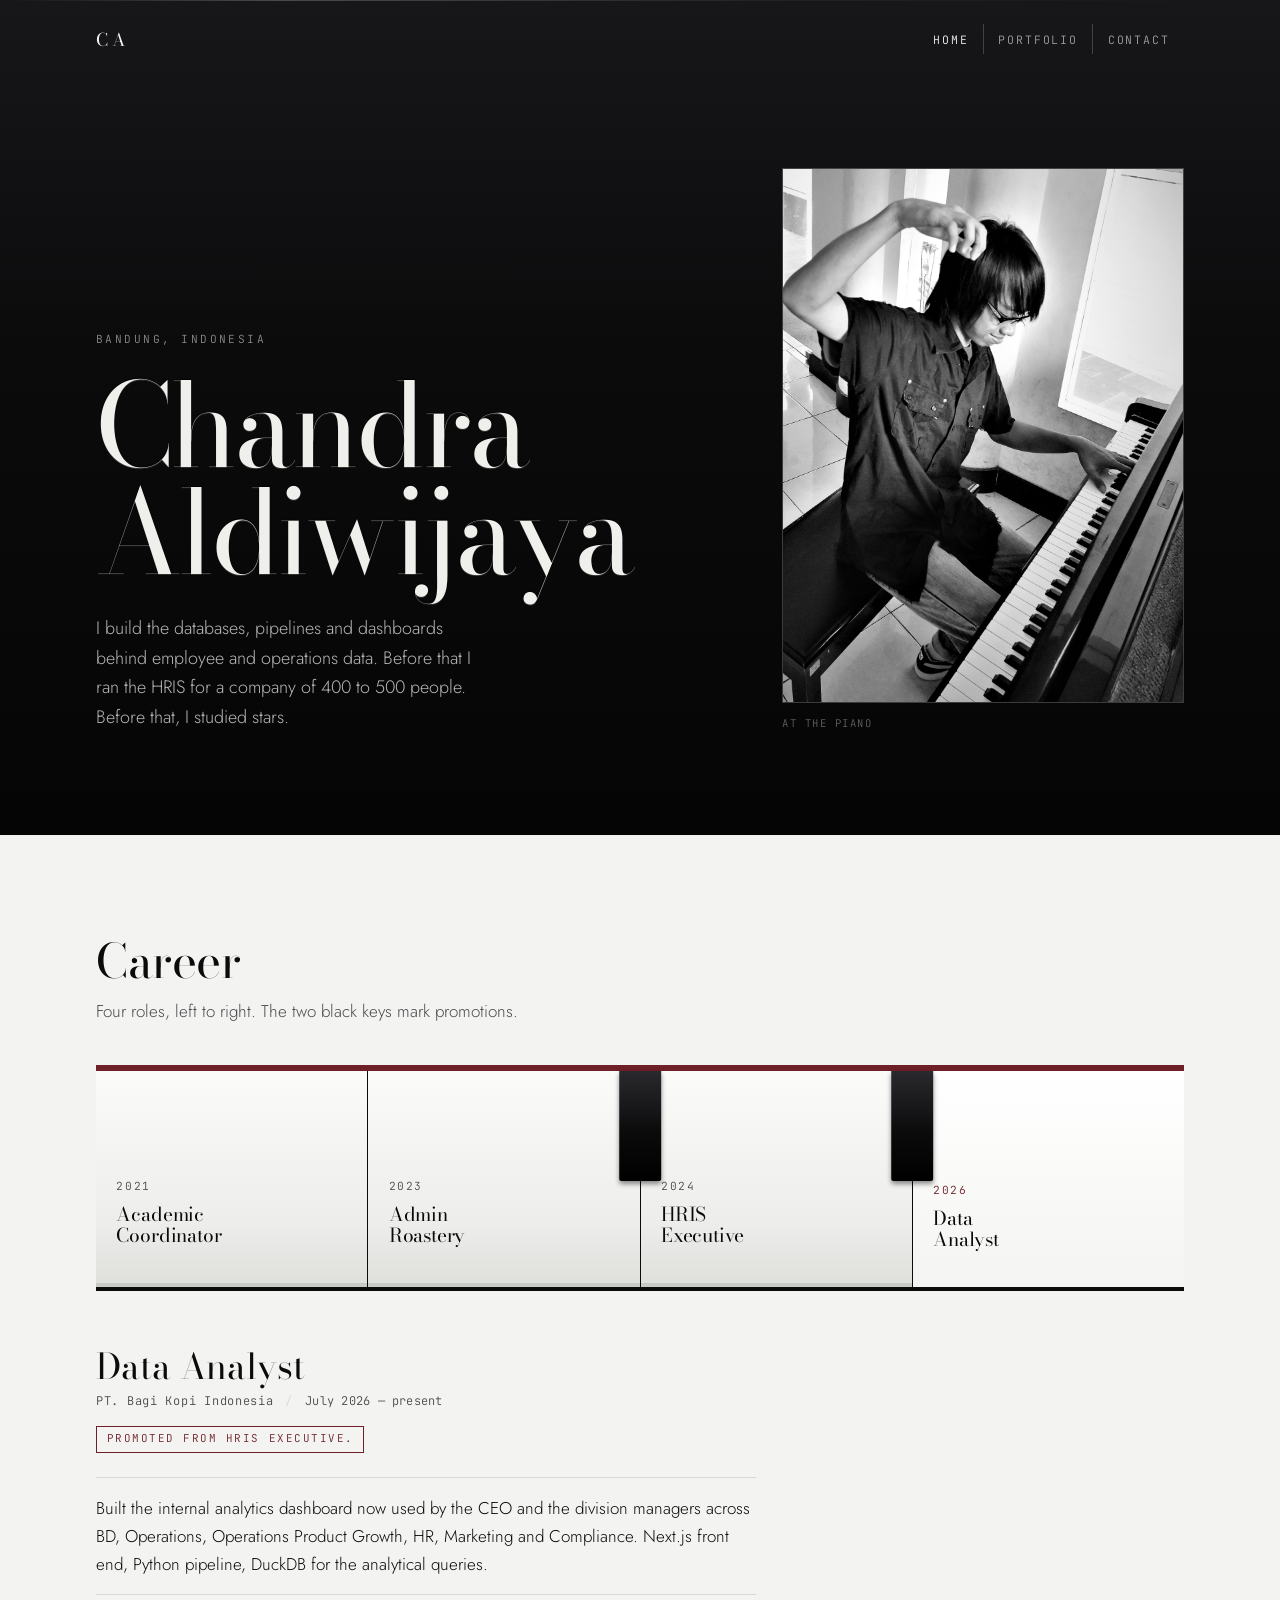
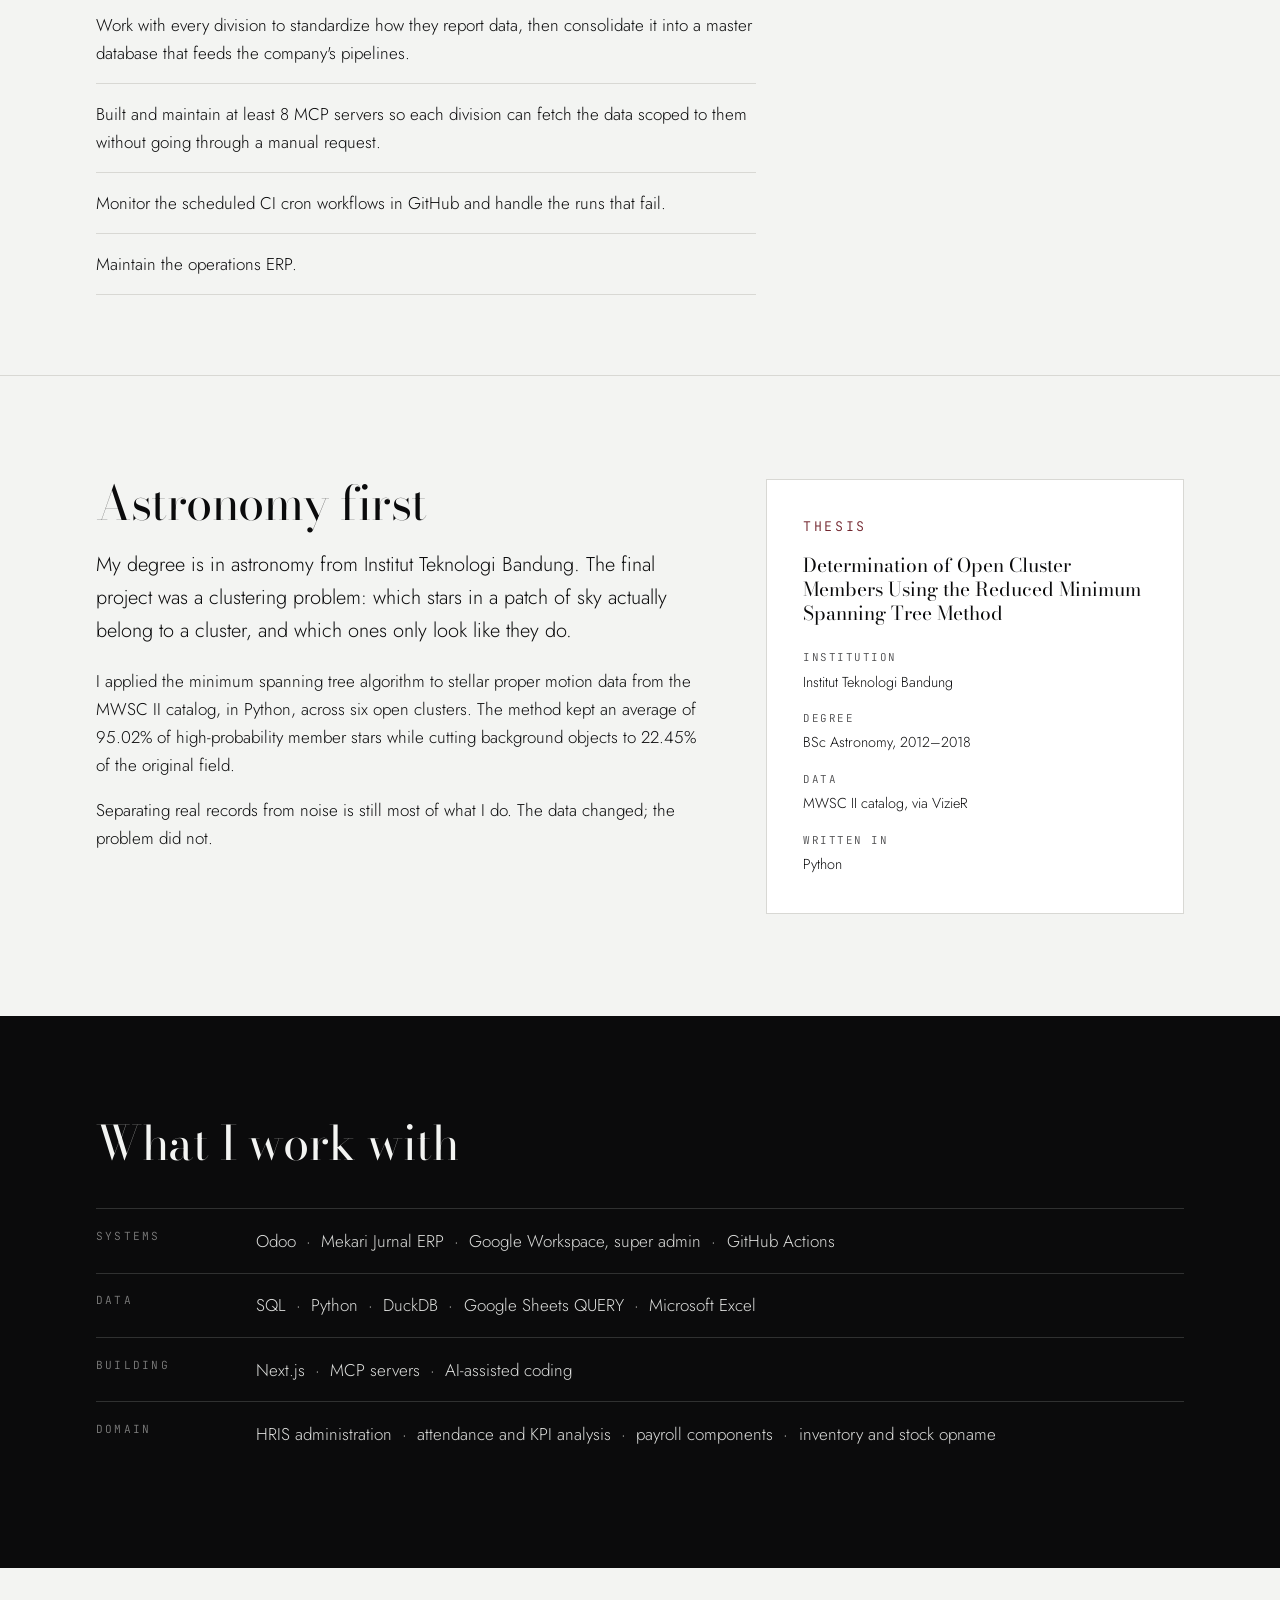
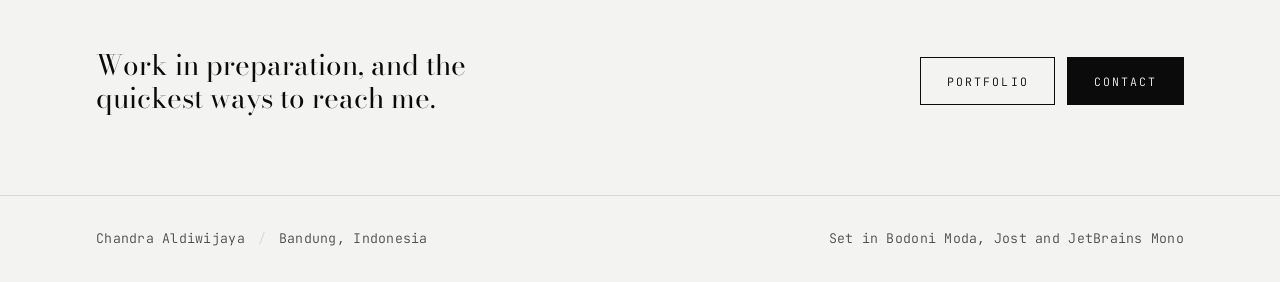
<file: index.html>
<!DOCTYPE html>
<html lang="en">
<head>
<meta charset="utf-8">
<meta name="viewport" content="width=device-width, initial-scale=1, viewport-fit=cover">
<title>Chandra Aldiwijaya — Data Analyst</title>
<meta name="description" content="Data analyst in Bandung, Indonesia. Employee and operations data: master databases, pipelines, and the dashboards built on top of them.">
<link rel="preconnect" href="https://fonts.googleapis.com">
<link rel="preconnect" href="https://fonts.gstatic.com" crossorigin>
<link href="https://fonts.googleapis.com/css2?family=Bodoni+Moda:opsz,wght@6..96,400;6..96,500;6..96,700&family=JetBrains+Mono:wght@400;500&family=Jost:wght@300;400;500&display=swap" rel="stylesheet">
<link rel="stylesheet" href="assets/css/style.css">
</head>
<body>

<a class="skip" href="#main">Skip to content</a>

<!-- ============ FALLBOARD : the closed lid ============ -->
<header class="fallboard">
  <nav class="nav" aria-label="Main">
    <a class="nav__mark" href="index.html">CA</a>
    <ul class="nav__list">
      <li><a href="index.html" aria-current="page">Home</a></li>
      <li><a href="portfolio.html">Portfolio</a></li>
      <li><a href="contact.html">Contact</a></li>
    </ul>
  </nav>

  <div class="hero">
    <div class="hero__text">
      <p class="eyebrow">Bandung, Indonesia</p>
      <h1 class="hero__name">Chandra<br>Aldiwijaya</h1>
      <p class="hero__line">
        I build the databases, pipelines and dashboards behind employee and
        operations data. Before that I ran the HRIS for a company of 400 to 500
        people. Before that, I studied stars.
      </p>
    </div>

    <!-- To change the photo, replace assets/img/portrait.jpg with another
         3:4 image. assets/img/piano.jpg is the full-resolution original. -->
    <figure class="portrait">
      <img src="assets/img/portrait.jpg"
           alt="Chandra Aldiwijaya playing an upright piano"
           width="1200" height="1600">
      <figcaption class="portrait__cap">At the piano</figcaption>
    </figure>
  </div>
</header>

<main id="main">

<!-- ============ THE KEYBOARD : career ============ -->
<section class="keys-section" aria-labelledby="career-h">
  <div class="wrap">
    <h2 class="section-h" id="career-h">Career</h2>
    <p class="section-note">
      Four roles, left to right. The two black keys mark promotions.
    </p>
  </div>

  <div class="keyboard-frame">
    <div class="felt" aria-hidden="true"></div>
    <div class="keyboard" role="tablist" aria-label="Roles in order">

      <button class="key" role="tab" id="k-academic" aria-controls="p-academic" aria-selected="false" tabindex="-1">
        <span class="key__yr">2021</span>
        <span class="key__name">Academic<br>Coordinator</span>
      </button>

      <button class="key" role="tab" id="k-roastery" aria-controls="p-roastery" aria-selected="false" tabindex="-1">
        <span class="key__yr">2023</span>
        <span class="key__name">Admin<br>Roastery</span>
      </button>

      <button class="key" role="tab" id="k-hris" aria-controls="p-hris" aria-selected="false" tabindex="-1">
        <span class="key__yr">2024</span>
        <span class="key__name">HRIS<br>Executive</span>
      </button>

      <button class="key" role="tab" id="k-data" aria-controls="p-data" aria-selected="true" tabindex="0">
        <span class="key__yr">2026</span>
        <span class="key__name">Data<br>Analyst</span>
      </button>

      <span class="sharp sharp--1" aria-hidden="true"></span>
      <span class="sharp sharp--2" aria-hidden="true"></span>
    </div>
  </div>

  <div class="wrap">
    <div class="panels">

      <article class="panel" role="tabpanel" id="p-data" aria-labelledby="k-data">
        <header class="panel__head">
          <h3>Data Analyst</h3>
          <p class="panel__meta">PT. Bagi Kopi Indonesia <span class="sep">/</span> <span class="mono">July 2026 — present</span></p>
          <p class="panel__pro">Promoted from HRIS Executive.</p>
        </header>
        <ul class="panel__list">
          <li>Built the internal analytics dashboard now used by the CEO and the division managers across BD, Operations, Operations Product Growth, HR, Marketing and Compliance. Next.js front end, Python pipeline, DuckDB for the analytical queries.</li>
          <li>Work with every division to standardize how they report data, then consolidate it into a master database that feeds the company's pipelines.</li>
          <li>Built and maintain at least 8 MCP servers so each division can fetch the data scoped to them without going through a manual request.</li>
          <li>Monitor the scheduled CI cron workflows in GitHub and handle the runs that fail.</li>
          <li>Maintain the operations ERP.</li>
        </ul>
      </article>

      <article class="panel" role="tabpanel" id="p-hris" aria-labelledby="k-hris" hidden>
        <header class="panel__head">
          <h3>HRIS Executive</h3>
          <p class="panel__meta">PT. Bagi Kopi Indonesia <span class="sep">/</span> <span class="mono">August 2024 — June 2026</span></p>
          <p class="panel__pro">Promoted from Admin Roastery.</p>
        </header>
        <ul class="panel__list">
          <li>Maintained the Odoo employee database for 400 to 500 employees, including outlet schedule assignments.</li>
          <li>Built linked HR dashboards in Google Sheets using QUERY formulas to cross-check the employee databases against each other, catching duplicate, missing and mismatched records across demography, KPI and employee movement data. Errors dropped by about 95%.</li>
          <li>Recapped attendance weekly, then turned that data into monthly performance reports with year-on-year benchmarking.</li>
          <li>Collected KPIs from every division to calculate the semester bonus, and calculated THR against each employee's yearly attendance record.</li>
          <li>Super admin for the company Google Workspace, covering accounts, groups and access.</li>
          <li>Tested every new HRIS feature built by the third-party vendor before it went live, and handled first-line IT support.</li>
        </ul>
      </article>

      <article class="panel" role="tabpanel" id="p-roastery" aria-labelledby="k-roastery" hidden>
        <header class="panel__head">
          <h3>Admin Roastery</h3>
          <p class="panel__meta">PT. Bagi Kopi Indonesia <span class="sep">/</span> <span class="mono">July 2023 — July 2024</span></p>
        </header>
        <ul class="panel__list">
          <li>Monitored the coffee bean supply chain, covering at least 1.5 tons of stock moving in and out each month.</li>
          <li>Ran the monthly stock opname and held counting accuracy at around 95%.</li>
          <li>Handled inventory reporting in the Mekari Jurnal ERP, and kept a parallel inventory dataset in Excel to reconcile against the ERP figures.</li>
          <li>Issued purchase orders to suppliers, and created and managed sales orders for both B2B and B2C customers.</li>
        </ul>
      </article>

      <article class="panel" role="tabpanel" id="p-academic" aria-labelledby="k-academic" hidden>
        <header class="panel__head">
          <h3>Academic Coordinator</h3>
          <p class="panel__meta">Swawiyata Sibernetika <span class="sep">/</span> <span class="mono">December 2021 — July 2022</span></p>
        </header>
        <ul class="panel__list">
          <li>Planned classroom timelines against the company's study curriculum.</li>
          <li>Coordinated class schedules with the teaching staff.</li>
          <li>Collected all student score data and brought the results back to teachers with recommendations.</li>
          <li>Documented and filed student paperwork, and taught in class as support staff.</li>
        </ul>
      </article>

    </div>
  </div>
</section>

<!-- ============ ASTRONOMY ============ -->
<section class="movement" aria-labelledby="astro-h">
  <div class="wrap grid-2">
    <div>
      <h2 class="section-h" id="astro-h">Astronomy first</h2>
      <p class="lede">
        My degree is in astronomy from Institut Teknologi Bandung. The final
        project was a clustering problem: which stars in a patch of sky actually
        belong to a cluster, and which ones only look like they do.
      </p>
      <p>
        I applied the minimum spanning tree algorithm to stellar proper motion
        data from the MWSC II catalog, in Python, across six open clusters. The
        method kept an average of 95.02% of high-probability member stars while
        cutting background objects to 22.45% of the original field.
      </p>
      <p>
        Separating real records from noise is still most of what I do. The data
        changed; the problem did not.
      </p>
    </div>
    <aside class="card">
      <p class="card__label mono">Thesis</p>
      <p class="card__title">Determination of Open Cluster Members Using the Reduced Minimum Spanning Tree Method</p>
      <dl class="spec">
        <dt>Institution</dt><dd>Institut Teknologi Bandung</dd>
        <dt>Degree</dt><dd>BSc Astronomy, 2012&ndash;2018</dd>
        <dt>Data</dt><dd>MWSC II catalog, via VizieR</dd>
        <dt>Written in</dt><dd>Python</dd>
      </dl>
    </aside>
  </div>
</section>

<!-- ============ SKILLS ============ -->
<section class="movement movement--dark" aria-labelledby="skills-h">
  <div class="wrap">
    <h2 class="section-h section-h--light" id="skills-h">What I work with</h2>
    <dl class="skills">
      <dt>Systems</dt>
      <dd>Odoo <span class="dot">·</span> Mekari Jurnal ERP <span class="dot">·</span> Google Workspace, super admin <span class="dot">·</span> GitHub Actions</dd>
      <dt>Data</dt>
      <dd>SQL <span class="dot">·</span> Python <span class="dot">·</span> DuckDB <span class="dot">·</span> Google Sheets QUERY <span class="dot">·</span> Microsoft Excel</dd>
      <dt>Building</dt>
      <dd>Next.js <span class="dot">·</span> MCP servers <span class="dot">·</span> AI-assisted coding</dd>
      <dt>Domain</dt>
      <dd>HRIS administration <span class="dot">·</span> attendance and KPI analysis <span class="dot">·</span> payroll components <span class="dot">·</span> inventory and stock opname</dd>
    </dl>
  </div>
</section>

<section class="cta">
  <div class="wrap cta__inner">
    <p class="cta__text">Work in preparation, and the quickest ways to reach me.</p>
    <p class="cta__links">
      <a class="btn" href="portfolio.html">Portfolio</a>
      <a class="btn btn--solid" href="contact.html">Contact</a>
    </p>
  </div>
</section>

</main>

<footer class="foot">
  <div class="wrap foot__inner">
    <p class="mono">Chandra Aldiwijaya <span class="sep">/</span> Bandung, Indonesia</p>
    <p class="mono">Set in Bodoni Moda, Jost and JetBrains Mono</p>
  </div>
</footer>

<script src="assets/js/keys.js"></script>
</body>
</html>
</file>
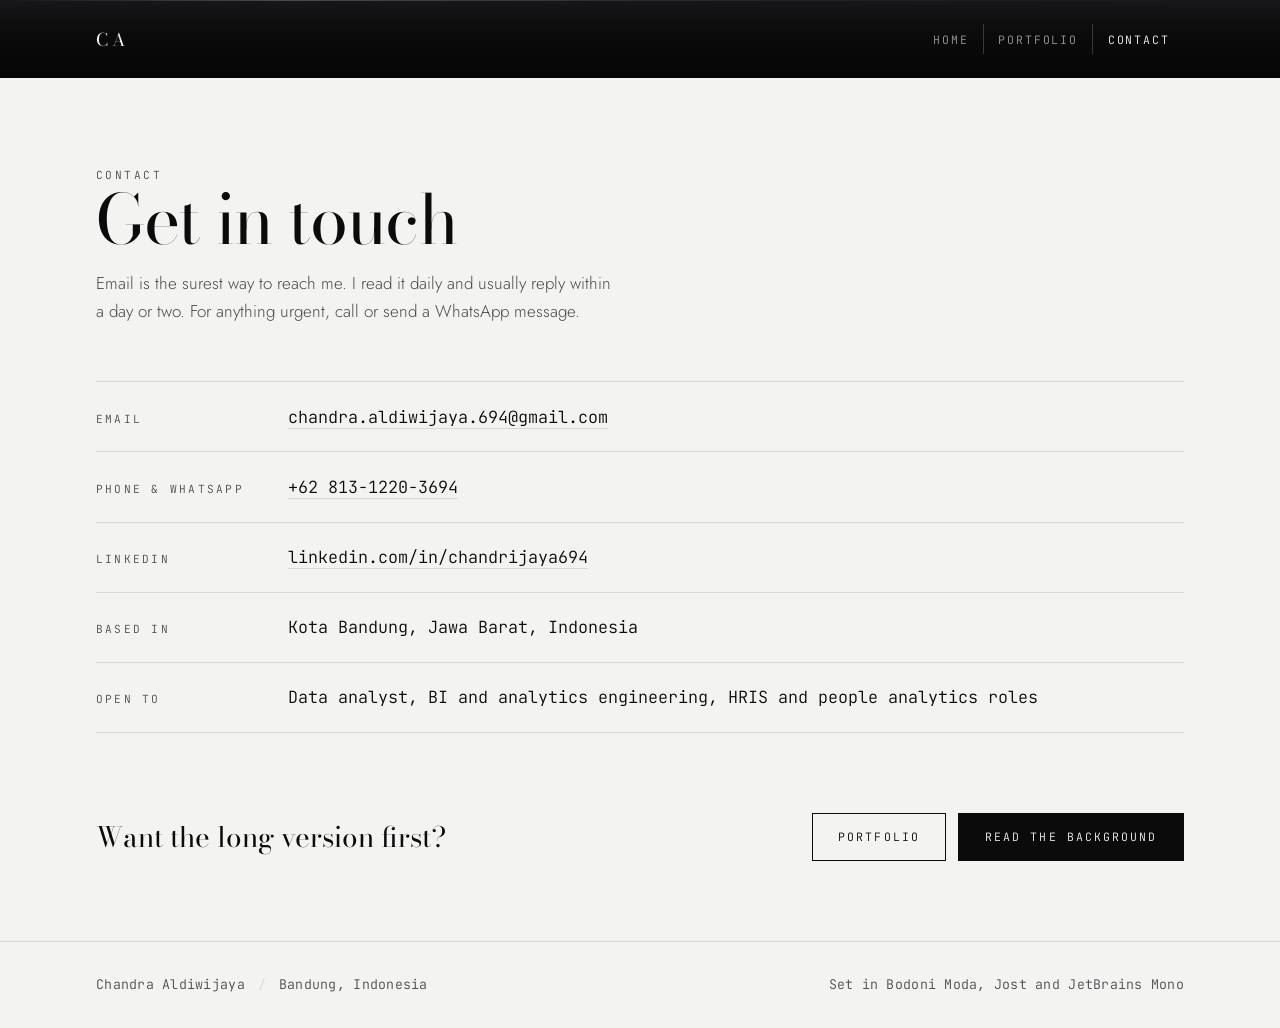
<file: contact.html>
<!DOCTYPE html>
<html lang="en">
<head>
<meta charset="utf-8">
<meta name="viewport" content="width=device-width, initial-scale=1, viewport-fit=cover">
<title>Contact — Chandra Aldiwijaya</title>
<meta name="description" content="How to reach Chandra Aldiwijaya: email, phone, LinkedIn. Based in Bandung, Indonesia.">
<link rel="preconnect" href="https://fonts.googleapis.com">
<link rel="preconnect" href="https://fonts.gstatic.com" crossorigin>
<link href="https://fonts.googleapis.com/css2?family=Bodoni+Moda:opsz,wght@6..96,400;6..96,500&family=JetBrains+Mono:wght@400;500&family=Jost:wght@300;400;500&display=swap" rel="stylesheet">
<link rel="stylesheet" href="assets/css/style.css">
</head>
<body>

<a class="skip" href="#main">Skip to content</a>

<header class="fallboard">
  <nav class="nav" aria-label="Main">
    <a class="nav__mark" href="index.html">CA</a>
    <ul class="nav__list">
      <li><a href="index.html">Home</a></li>
      <li><a href="portfolio.html">Portfolio</a></li>
      <li><a href="contact.html" aria-current="page">Contact</a></li>
    </ul>
  </nav>
</header>

<main id="main">
  <section class="wrap page-head">
    <p class="eyebrow">Contact</p>
    <h1>Get in touch</h1>
    <p>
      Email is the surest way to reach me. I read it daily and usually reply
      within a day or two. For anything urgent, call or send a WhatsApp message.
    </p>
  </section>

  <section class="wrap" aria-label="Contact details">
    <dl class="contact-list">
      <div>
        <dt>Email</dt>
        <dd><a href="mailto:chandra.aldiwijaya.694@gmail.com">chandra.aldiwijaya.694@gmail.com</a></dd>
      </div>
      <div>
        <dt>Phone &amp; WhatsApp</dt>
        <dd><a href="tel:+6281312203694">+62 813-1220-3694</a></dd>
      </div>
      <div>
        <dt>LinkedIn</dt>
        <dd><a href="https://www.linkedin.com/in/chandrijaya694/" rel="me noopener">linkedin.com/in/chandrijaya694</a></dd>
      </div>
      <div>
        <dt>Based in</dt>
        <dd>Kota Bandung, Jawa Barat, Indonesia</dd>
      </div>
      <div>
        <dt>Open to</dt>
        <dd>Data analyst, BI and analytics engineering, HRIS and people analytics roles</dd>
      </div>
    </dl>
  </section>

  <section class="cta">
    <div class="wrap cta__inner">
      <p class="cta__text">Want the long version first?</p>
      <p class="cta__links">
        <a class="btn" href="portfolio.html">Portfolio</a>
        <a class="btn btn--solid" href="index.html">Read the background</a>
      </p>
    </div>
  </section>
</main>

<footer class="foot">
  <div class="wrap foot__inner">
    <p class="mono">Chandra Aldiwijaya <span class="sep">/</span> Bandung, Indonesia</p>
    <p class="mono">Set in Bodoni Moda, Jost and JetBrains Mono</p>
  </div>
</footer>

</body>
</html>
</file>
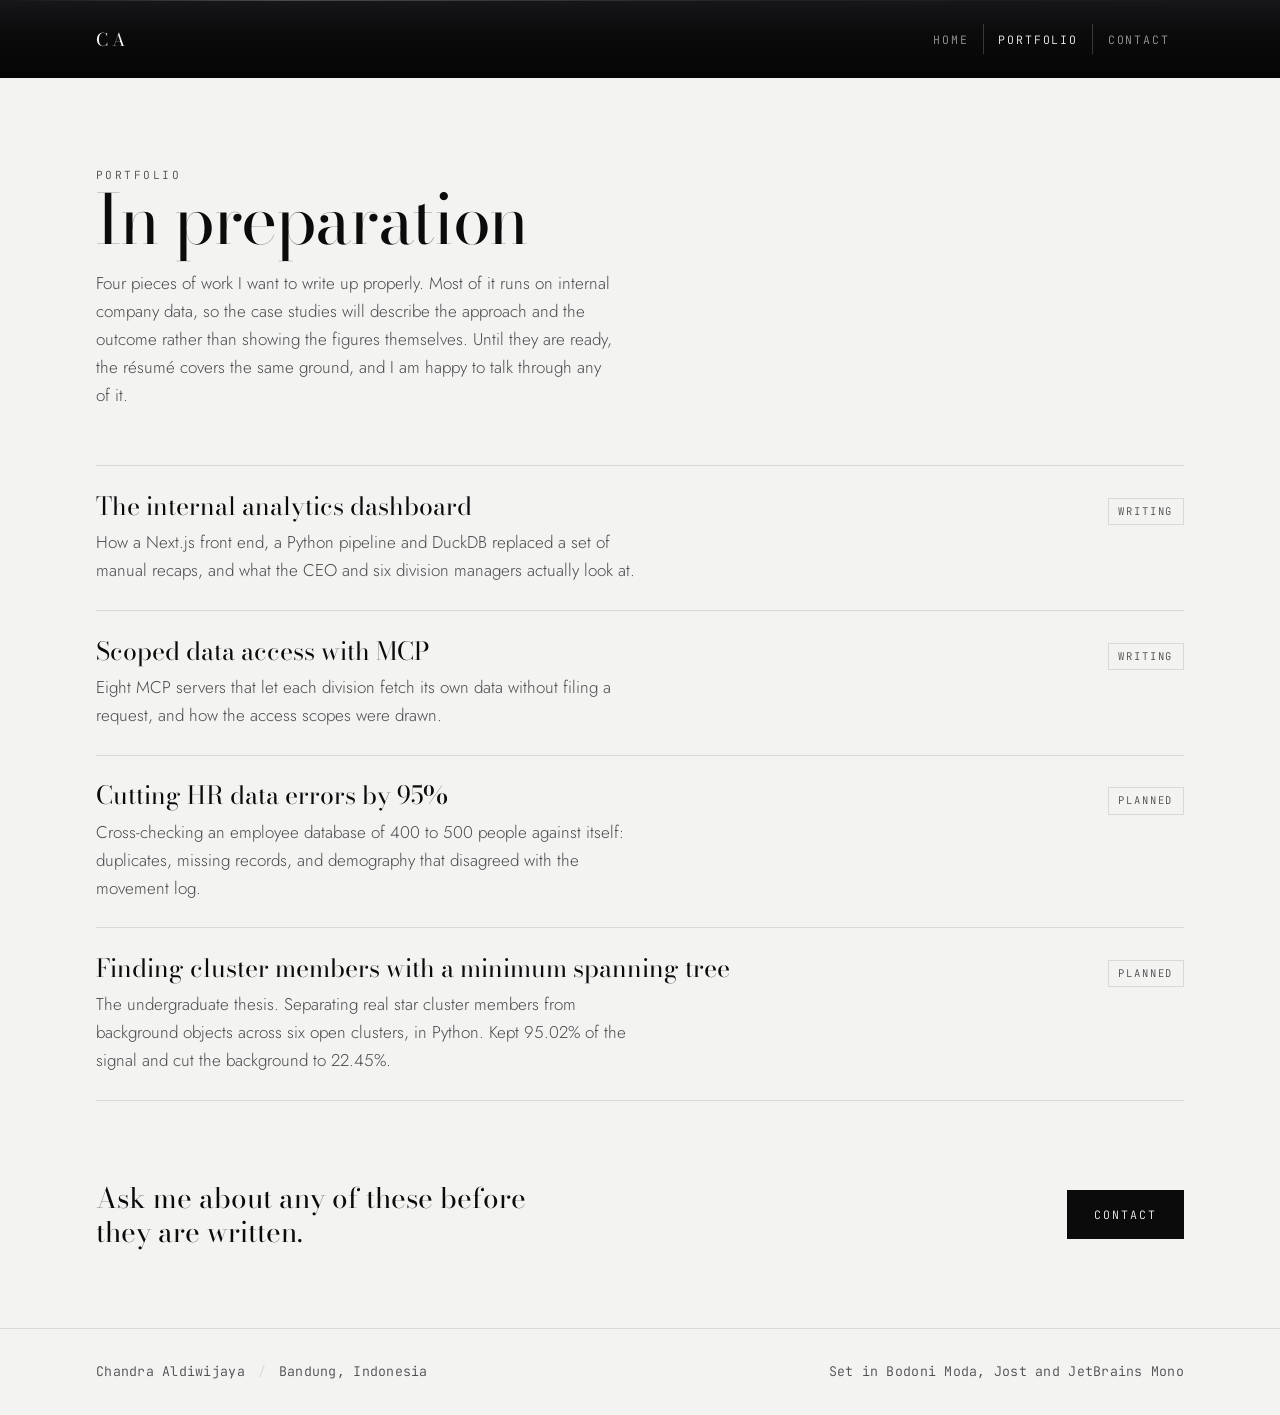
<file: portfolio.html>
<!DOCTYPE html>
<html lang="en">
<head>
<meta charset="utf-8">
<meta name="viewport" content="width=device-width, initial-scale=1, viewport-fit=cover">
<title>Portfolio — Chandra Aldiwijaya</title>
<meta name="description" content="Case studies in preparation: the internal analytics dashboard, scoped data access, HR data quality, and an astronomy clustering thesis.">
<link rel="preconnect" href="https://fonts.googleapis.com">
<link rel="preconnect" href="https://fonts.gstatic.com" crossorigin>
<link href="https://fonts.googleapis.com/css2?family=Bodoni+Moda:opsz,wght@6..96,400;6..96,500&family=JetBrains+Mono:wght@400;500&family=Jost:wght@300;400;500&display=swap" rel="stylesheet">
<link rel="stylesheet" href="assets/css/style.css">
</head>
<body>

<a class="skip" href="#main">Skip to content</a>

<header class="fallboard">
  <nav class="nav" aria-label="Main">
    <a class="nav__mark" href="index.html">CA</a>
    <ul class="nav__list">
      <li><a href="index.html">Home</a></li>
      <li><a href="portfolio.html" aria-current="page">Portfolio</a></li>
      <li><a href="contact.html">Contact</a></li>
    </ul>
  </nav>
</header>

<main id="main">
  <section class="wrap page-head">
    <p class="eyebrow">Portfolio</p>
    <h1>In preparation</h1>
    <p>
      Four pieces of work I want to write up properly. Most of it runs on
      internal company data, so the case studies will describe the approach and
      the outcome rather than showing the figures themselves. Until they are
      ready, the résumé covers the same ground, and I am happy to talk through
      any of it.
    </p>
  </section>

  <section class="wrap" aria-label="Work in preparation">
    <ul class="programme">
      <li>
        <div>
          <h2>The internal analytics dashboard</h2>
          <p>
            How a Next.js front end, a Python pipeline and DuckDB replaced a set
            of manual recaps, and what the CEO and six division managers actually
            look at.
          </p>
        </div>
        <span class="status">Writing</span>
      </li>
      <li>
        <div>
          <h2>Scoped data access with MCP</h2>
          <p>
            Eight MCP servers that let each division fetch its own data without
            filing a request, and how the access scopes were drawn.
          </p>
        </div>
        <span class="status">Writing</span>
      </li>
      <li>
        <div>
          <h2>Cutting HR data errors by 95%</h2>
          <p>
            Cross-checking an employee database of 400 to 500 people against
            itself: duplicates, missing records, and demography that disagreed
            with the movement log.
          </p>
        </div>
        <span class="status">Planned</span>
      </li>
      <li>
        <div>
          <h2>Finding cluster members with a minimum spanning tree</h2>
          <p>
            The undergraduate thesis. Separating real star cluster members from
            background objects across six open clusters, in Python. Kept 95.02%
            of the signal and cut the background to 22.45%.
          </p>
        </div>
        <span class="status">Planned</span>
      </li>
    </ul>
  </section>

  <section class="cta">
    <div class="wrap cta__inner">
      <p class="cta__text">Ask me about any of these before they are written.</p>
      <p class="cta__links">
        <a class="btn btn--solid" href="contact.html">Contact</a>
      </p>
    </div>
  </section>
</main>

<footer class="foot">
  <div class="wrap foot__inner">
    <p class="mono">Chandra Aldiwijaya <span class="sep">/</span> Bandung, Indonesia</p>
    <p class="mono">Set in Bodoni Moda, Jost and JetBrains Mono</p>
  </div>
</footer>

</body>
</html>
</file>
<file: assets/css/style.css>
/* ==========================================================================
   Chandra Aldiwijaya — personal site
   Piano: ebony lacquer, ivory keys, a felt strip, nothing else.
   ========================================================================== */

:root{
  --ebony:    #0B0B0C;
  --ebony-up: #17171A;   /* lacquer highlight */
  --ivory:    #F3F4F2;
  --ivory-up: #FBFBFA;   /* key face, catching light */
  --graphite: #4A4A4C;
  --keyline:  #D8D8D4;
  --felt:     #6E1F28;

  --display: "Bodoni Moda", Georgia, "Times New Roman", serif;
  --body:    "Jost", "Helvetica Neue", Arial, sans-serif;
  --mono:    "JetBrains Mono", ui-monospace, "SFMono-Regular", Consolas, monospace;

  --measure: 66ch;
  --gut: clamp(1.25rem, 5vw, 4.5rem);
  --rule: 1px solid var(--keyline);
}

*,*::before,*::after{ box-sizing:border-box; }

html{ -webkit-text-size-adjust:100%; scroll-behavior:smooth; }

body{
  margin:0;
  background:var(--ivory);
  color:var(--ebony);
  font-family:var(--body);
  font-weight:300;
  font-size:clamp(1rem, .96rem + .2vw, 1.0625rem);
  line-height:1.65;
  -webkit-font-smoothing:antialiased;
}

img{ max-width:100%; height:auto; display:block; }
[hidden]{ display:none !important; }

a{ color:inherit; text-underline-offset:.22em; text-decoration-thickness:1px; }

:focus-visible{
  outline:2px solid var(--felt);
  outline-offset:3px;
}

.skip{
  position:absolute; left:-9999px; top:0;
  background:var(--ivory); color:var(--ebony);
  padding:.75rem 1rem; z-index:50;
}
.skip:focus{ left:.5rem; top:.5rem; }

.wrap{
  width:100%;
  max-width:76rem;
  margin-inline:auto;
  padding-inline:var(--gut);
}

.mono{ font-family:var(--mono); font-size:.78em; letter-spacing:.02em; }
.sep{ color:var(--keyline); padding:0 .35em; }
.dot{ color:var(--keyline); padding:0 .3em; }

/* ---------- eyebrow / section headings ---------------------------------- */

.eyebrow{
  font-family:var(--mono);
  font-size:.7rem;
  letter-spacing:.22em;
  text-transform:uppercase;
  color:var(--graphite);
  margin:0 0 1.5rem;
}

.section-h{
  font-family:var(--display);
  font-optical-sizing:auto;
  font-weight:400;
  font-size:clamp(1.75rem, 1.2rem + 2.2vw, 3rem);
  line-height:1.05;
  letter-spacing:-.01em;
  margin:0 0 .6rem;
}
.section-h--light{ color:var(--ivory); }

.section-note{
  color:var(--graphite);
  max-width:46ch;
  margin:0 0 2.5rem;
}

/* ==========================================================================
   FALLBOARD — the closed lid
   ========================================================================== */

.fallboard{
  background:
    linear-gradient(180deg, var(--ebony-up) 0%, var(--ebony) 42%, #050506 100%);
  color:var(--ivory);
  padding-top:env(safe-area-inset-top, 0px);
  position:relative;
  isolation:isolate;
}

/* the long specular line a lacquered lid picks up */
.fallboard::after{
  content:"";
  position:absolute; inset-inline:0; top:0; height:1px;
  background:linear-gradient(90deg, transparent, rgba(255,255,255,.22) 22%, rgba(255,255,255,.05) 60%, transparent);
  pointer-events:none;
}

.nav{
  display:flex; align-items:center; justify-content:space-between;
  gap:1.5rem;
  max-width:76rem; margin-inline:auto;
  padding:1.5rem var(--gut);
}

.nav__mark{
  font-family:var(--display);
  font-size:1.1rem; letter-spacing:.24em;
  text-decoration:none;
}

.nav__list{
  display:flex; gap:0; list-style:none; margin:0; padding:0;
  font-family:var(--mono); font-size:.72rem;
  letter-spacing:.16em; text-transform:uppercase;
}
.nav__list li + li{ border-left:1px solid rgba(243,244,242,.2); }
.nav__list a{
  display:block; padding:.35rem .9rem;
  text-decoration:none; color:rgba(243,244,242,.62);
  transition:color .25s ease;
}
.nav__list a:hover{ color:var(--ivory); }
.nav__list a[aria-current="page"]{ color:var(--ivory); }

/* ---------- hero ---------- */

.hero{
  max-width:76rem; margin-inline:auto;
  padding:clamp(2.5rem,7vw,6rem) var(--gut) clamp(3.5rem,8vw,7rem);
  display:grid;
  grid-template-columns:minmax(0,1.55fr) minmax(0,1fr);
  gap:clamp(2rem,5vw,4.5rem);
  align-items:end;
}

.hero .eyebrow{ color:rgba(243,244,242,.55); }

.hero__name{
  font-family:var(--display);
  font-optical-sizing:auto;
  font-weight:400;
  font-size:clamp(2.9rem, 1.2rem + 7.6vw, 7.25rem);
  line-height:.92;
  letter-spacing:-.025em;
  margin:0 0 1.75rem;
  /* engraved, the way a maker's name sits on a fallboard */
  color:#EFEFEC;
  text-shadow:0 1px 0 rgba(255,255,255,.16), 0 -1px 1px rgba(0,0,0,.75);
}

.hero__line{
  max-width:38ch;
  color:rgba(243,244,242,.74);
  margin:0;
  font-size:clamp(1rem,.94rem + .3vw,1.125rem);
}

/* ---------- portrait placeholder ---------- */

.portrait{ margin:0; }

.portrait img,
.portrait__empty{
  aspect-ratio:3/4;
  width:100%;
  border:1px solid rgba(243,244,242,.22);
}
.portrait img{ height:auto; object-fit:cover; }

.portrait__empty{
  display:grid; place-items:center;
  /* faint key pattern so the empty frame still belongs to the instrument */
  background-image:repeating-linear-gradient(
    90deg,
    rgba(243,244,242,.05) 0 calc(100% / 14 - 1px),
    rgba(243,244,242,.14) calc(100% / 14 - 1px) calc(100% / 14)
  );
}

.portrait__note{
  font-family:var(--mono);
  font-size:.68rem; letter-spacing:.24em; text-transform:uppercase;
  color:rgba(243,244,242,.45);
}

.portrait__cap{
  font-family:var(--mono);
  font-size:.66rem; letter-spacing:.14em; text-transform:uppercase;
  color:rgba(243,244,242,.38);
  margin-top:.75rem;
}

/* ==========================================================================
   THE KEYBOARD — career
   ========================================================================== */

.keys-section{ padding:clamp(3.5rem,8vw,6.5rem) 0 clamp(3rem,7vw,5rem); }

.keyboard-frame{
  max-width:76rem; margin-inline:auto;
  padding-inline:var(--gut);
  margin-bottom:clamp(2rem,5vw,3.5rem);
}

/* the strip of felt that sits above the keys */
.felt{
  height:6px;
  background:var(--felt);
  box-shadow:0 1px 0 rgba(0,0,0,.35);
}

.keyboard{
  position:relative;
  display:grid;
  grid-template-columns:repeat(4,1fr);
  background:var(--ebony);
  padding:0 0 4px;
  gap:1px;
}

.key{
  appearance:none;
  border:0;
  margin:0;
  cursor:pointer;
  text-align:left;
  font:inherit;
  color:var(--ebony);
  background:linear-gradient(180deg, var(--ivory-up) 0%, #EDEEEB 72%, #DFE0DC 100%);
  padding:clamp(1.25rem,2.6vw,2rem) clamp(.85rem,1.6vw,1.35rem) clamp(1.5rem,2.8vw,2.25rem);
  min-height:clamp(9.5rem,18vw,13.5rem);
  display:flex; flex-direction:column; justify-content:flex-end; gap:.5rem;
  border-bottom:4px solid #C9CAC5;
  transition:transform .12s ease, border-bottom-width .12s ease, background .25s ease;
}

.key__yr{
  font-family:var(--mono);
  font-size:.7rem; letter-spacing:.14em;
  color:var(--graphite);
}

.key__name{
  font-family:var(--display);
  font-optical-sizing:auto;
  font-weight:400;
  font-size:clamp(.95rem,.8rem + .5vw,1.35rem);
  line-height:1.12;
  letter-spacing:-.01em;
}

.key:hover{
  transform:translateY(2px);
  border-bottom-width:2px;
}

.key[aria-selected="true"]{
  transform:translateY(4px);
  border-bottom-width:0;
  background:linear-gradient(180deg,#FFFFFF 0%, #F4F5F2 100%);
}
.key[aria-selected="true"] .key__yr{ color:var(--felt); }

/* accidentals — the two promotions, sitting between naturals */
.sharp{
  position:absolute;
  top:0;
  width:clamp(1.5rem,3.4vw,2.6rem);
  height:50%;
  background:linear-gradient(180deg,#2A2A2E 0%, var(--ebony) 55%, #000 100%);
  border-radius:0 0 2px 2px;
  box-shadow:0 3px 5px rgba(0,0,0,.45);
  pointer-events:none;
}
.sharp--1{ left:50%;  transform:translateX(-50%); }
.sharp--2{ left:75%;  transform:translateX(-50%); }

/* ---------- panels ---------- */

.panels{ max-width:var(--measure); }

.panel__head{ margin-bottom:1.5rem; }

.panel__head h3{
  font-family:var(--display);
  font-optical-sizing:auto;
  font-weight:400;
  font-size:clamp(1.5rem,1.1rem + 1.4vw,2.25rem);
  line-height:1.1;
  margin:0 0 .4rem;
}

.panel__meta{
  font-family:var(--mono);
  font-size:.75rem; letter-spacing:.06em;
  color:var(--graphite);
  margin:0;
}
.panel__meta .mono{ font-size:1em; }

.panel__pro{
  display:inline-block;
  margin:.85rem 0 0;
  padding:.2rem .6rem .25rem;
  border:1px solid var(--felt);
  color:var(--felt);
  font-family:var(--mono);
  font-size:.68rem; letter-spacing:.14em; text-transform:uppercase;
}

.panel__list{
  list-style:none;
  margin:0; padding:0;
  border-top:var(--rule);
}
.panel__list li{
  padding:1rem 0;
  border-bottom:var(--rule);
}

/* ==========================================================================
   MOVEMENTS
   ========================================================================== */

.movement{
  padding:clamp(3.5rem,8vw,6.5rem) 0;
  border-top:var(--rule);
}

.movement p{ max-width:var(--measure); }
.movement .lede{
  font-size:clamp(1.0625rem,1rem + .35vw,1.25rem);
  color:var(--ebony);
}

.grid-2{
  display:grid;
  grid-template-columns:minmax(0,1.45fr) minmax(0,1fr);
  gap:clamp(2rem,5vw,4rem);
  align-items:start;
}

.card{
  border:var(--rule);
  padding:clamp(1.5rem,3vw,2.25rem);
  background:#FFFFFF;
}

.card__label{
  letter-spacing:.2em; text-transform:uppercase;
  color:var(--felt);
  margin:0 0 1rem;
}

.card__title{
  font-family:var(--display);
  font-optical-sizing:auto;
  font-weight:400;
  font-size:1.2rem;
  line-height:1.25;
  margin:0 0 1.5rem;
}

.spec{ margin:0; font-size:.9rem; }
.spec dt{
  font-family:var(--mono);
  font-size:.68rem; letter-spacing:.14em; text-transform:uppercase;
  color:var(--graphite);
  margin-top:1rem;
}
.spec dd{ margin:.2rem 0 0; }

/* dark movement */
.movement--dark{
  background:var(--ebony);
  color:var(--ivory);
  border-top:0;
}

.skills{
  margin:2.5rem 0 0;
  display:grid;
  grid-template-columns:minmax(6rem,10rem) minmax(0,1fr);
  gap:0;
}
.skills dt{
  font-family:var(--mono);
  font-size:.7rem; letter-spacing:.2em; text-transform:uppercase;
  color:rgba(243,244,242,.5);
  padding:1.1rem 0;
  border-top:1px solid rgba(243,244,242,.16);
}
.skills dd{
  margin:0;
  padding:1.1rem 0;
  border-top:1px solid rgba(243,244,242,.16);
  color:rgba(243,244,242,.9);
}

/* ==========================================================================
   CTA + FOOTER
   ========================================================================== */

.cta{ padding:clamp(3rem,7vw,5rem) 0; }

.cta__inner{
  display:flex; flex-wrap:wrap; gap:1.5rem;
  align-items:center; justify-content:space-between;
}

.cta__text{
  font-family:var(--display);
  font-optical-sizing:auto;
  font-size:clamp(1.25rem,1rem + 1vw,1.75rem);
  line-height:1.2;
  margin:0;
  max-width:26ch;
}

.cta__links{ display:flex; gap:.75rem; margin:0; }

.btn{
  display:inline-block;
  font-family:var(--mono);
  font-size:.72rem; letter-spacing:.18em; text-transform:uppercase;
  padding:.85rem 1.6rem;
  border:1px solid var(--ebony);
  text-decoration:none;
  transition:background .2s ease, color .2s ease;
}
.btn:hover{ background:var(--ebony); color:var(--ivory); }

.btn--solid{ background:var(--ebony); color:var(--ivory); }
.btn--solid:hover{ background:var(--felt); border-color:var(--felt); }

.foot{
  border-top:var(--rule);
  padding:2rem 0 calc(2rem + env(safe-area-inset-bottom, 0px));
  color:var(--graphite);
}
.foot__inner{
  display:flex; flex-wrap:wrap; gap:.75rem 2rem;
  justify-content:space-between;
}
.foot p{ margin:0; }

/* ==========================================================================
   INNER PAGES
   ========================================================================== */

.page-head{
  /* padding-block only: a shorthand here would wipe out .wrap's gutter */
  padding-block:clamp(3rem,7vw,5.5rem) clamp(2rem,5vw,3.5rem);
}
.page-head h1{
  font-family:var(--display);
  font-optical-sizing:auto;
  font-weight:400;
  font-size:clamp(2.25rem,1.4rem + 3.6vw,4.5rem);
  line-height:1;
  letter-spacing:-.02em;
  margin:0 0 1rem;
}
.page-head p{ max-width:52ch; color:var(--graphite); margin:0; }

/* contact list */
.contact-list{
  margin:0;
  border-top:var(--rule);
}
.contact-list > div{
  display:grid;
  grid-template-columns:minmax(6rem,11rem) minmax(0,1fr);
  gap:1rem;
  padding:1.4rem 0;
  border-bottom:var(--rule);
  align-items:baseline;
}
.contact-list dt{
  font-family:var(--mono);
  font-size:.7rem; letter-spacing:.2em; text-transform:uppercase;
  color:var(--graphite);
}
/* Values are data — an address, a number, a URL — so they are set in the
   mono face: easier to read a digit at a time, and no hairline strokes for
   an underline to cut through. */
.contact-list dd{
  margin:0;
  font-family:var(--mono);
  font-size:clamp(.9rem,.85rem + .3vw,1.05rem);
  line-height:1.45;
  overflow-wrap:anywhere;
}
.contact-list dd a{
  text-decoration-color:var(--keyline);
  text-underline-offset:.3em;
}
.contact-list dd a:hover{ text-decoration-color:var(--felt); color:var(--felt); }

/* programme (portfolio) */
.programme{
  margin:0; padding:0; list-style:none;
  border-top:var(--rule);
}
.programme li{
  display:grid;
  grid-template-columns:minmax(0,1fr) auto;
  gap:1rem 2rem;
  align-items:baseline;
  padding:1.6rem 0;
  border-bottom:var(--rule);
}
.programme h2{
  font-family:var(--display);
  font-optical-sizing:auto;
  font-weight:400;
  font-size:clamp(1.15rem,1rem + .7vw,1.6rem);
  line-height:1.2;
  margin:0 0 .4rem;
}
.programme p{ margin:0; color:var(--graphite); max-width:56ch; }
.programme .status{
  font-family:var(--mono);
  font-size:.66rem; letter-spacing:.18em; text-transform:uppercase;
  color:var(--graphite);
  border:1px solid var(--keyline);
  padding:.25rem .6rem;
  white-space:nowrap;
}

/* ==========================================================================
   RESPONSIVE
   ========================================================================== */

@media (max-width:60rem){
  .hero{ grid-template-columns:minmax(0,1fr); align-items:start; }
  .portrait{ max-width:20rem; }
  .grid-2{ grid-template-columns:minmax(0,1fr); }
}

@media (max-width:40rem){
  .nav{ flex-wrap:wrap; gap:1rem; }
  .key{
    padding:1rem .55rem 1.1rem;
    min-height:9rem;
  }
  .key__name{ font-size:.9rem; }
  .key__yr{ font-size:.64rem; }
  .skills{ grid-template-columns:minmax(0,1fr); }
  .skills dt{ padding-bottom:.2rem; border-top:1px solid rgba(243,244,242,.16); }
  .skills dd{ border-top:0; padding-top:0; }
  .contact-list > div{ grid-template-columns:minmax(0,1fr); gap:.35rem; }
  .programme li{ grid-template-columns:minmax(0,1fr); }
}

/* ==========================================================================
   MOTION
   ========================================================================== */

@media (prefers-reduced-motion:no-preference){
  .lift{ animation:lift .7s cubic-bezier(.2,.7,.3,1) both; }
  .lift-1{ animation-delay:.05s; }
  .lift-2{ animation-delay:.14s; }
  .lift-3{ animation-delay:.23s; }
  @keyframes lift{
    from{ opacity:0; transform:translateY(14px); }
    to  { opacity:1; transform:none; }
  }
  .keyboard .key{ animation:settle .5s cubic-bezier(.2,.7,.3,1) both; }
  .keyboard .key:nth-child(1){ animation-delay:.28s; }
  .keyboard .key:nth-child(2){ animation-delay:.34s; }
  .keyboard .key:nth-child(3){ animation-delay:.40s; }
  .keyboard .key:nth-child(4){ animation-delay:.46s; }
  @keyframes settle{
    from{ opacity:0; transform:translateY(-10px); }
    to  { opacity:1; transform:none; }
  }
}

@media (prefers-reduced-motion:reduce){
  html{ scroll-behavior:auto; }
  *,*::before,*::after{
    animation-duration:.001ms !important;
    animation-iteration-count:1 !important;
    transition-duration:.001ms !important;
  }
}

@media print{
  .fallboard{ background:#fff; color:#000; }
  .nav, .keyboard-frame, .cta{ display:none; }
  .panel[hidden]{ display:block !important; }
}
</file>
